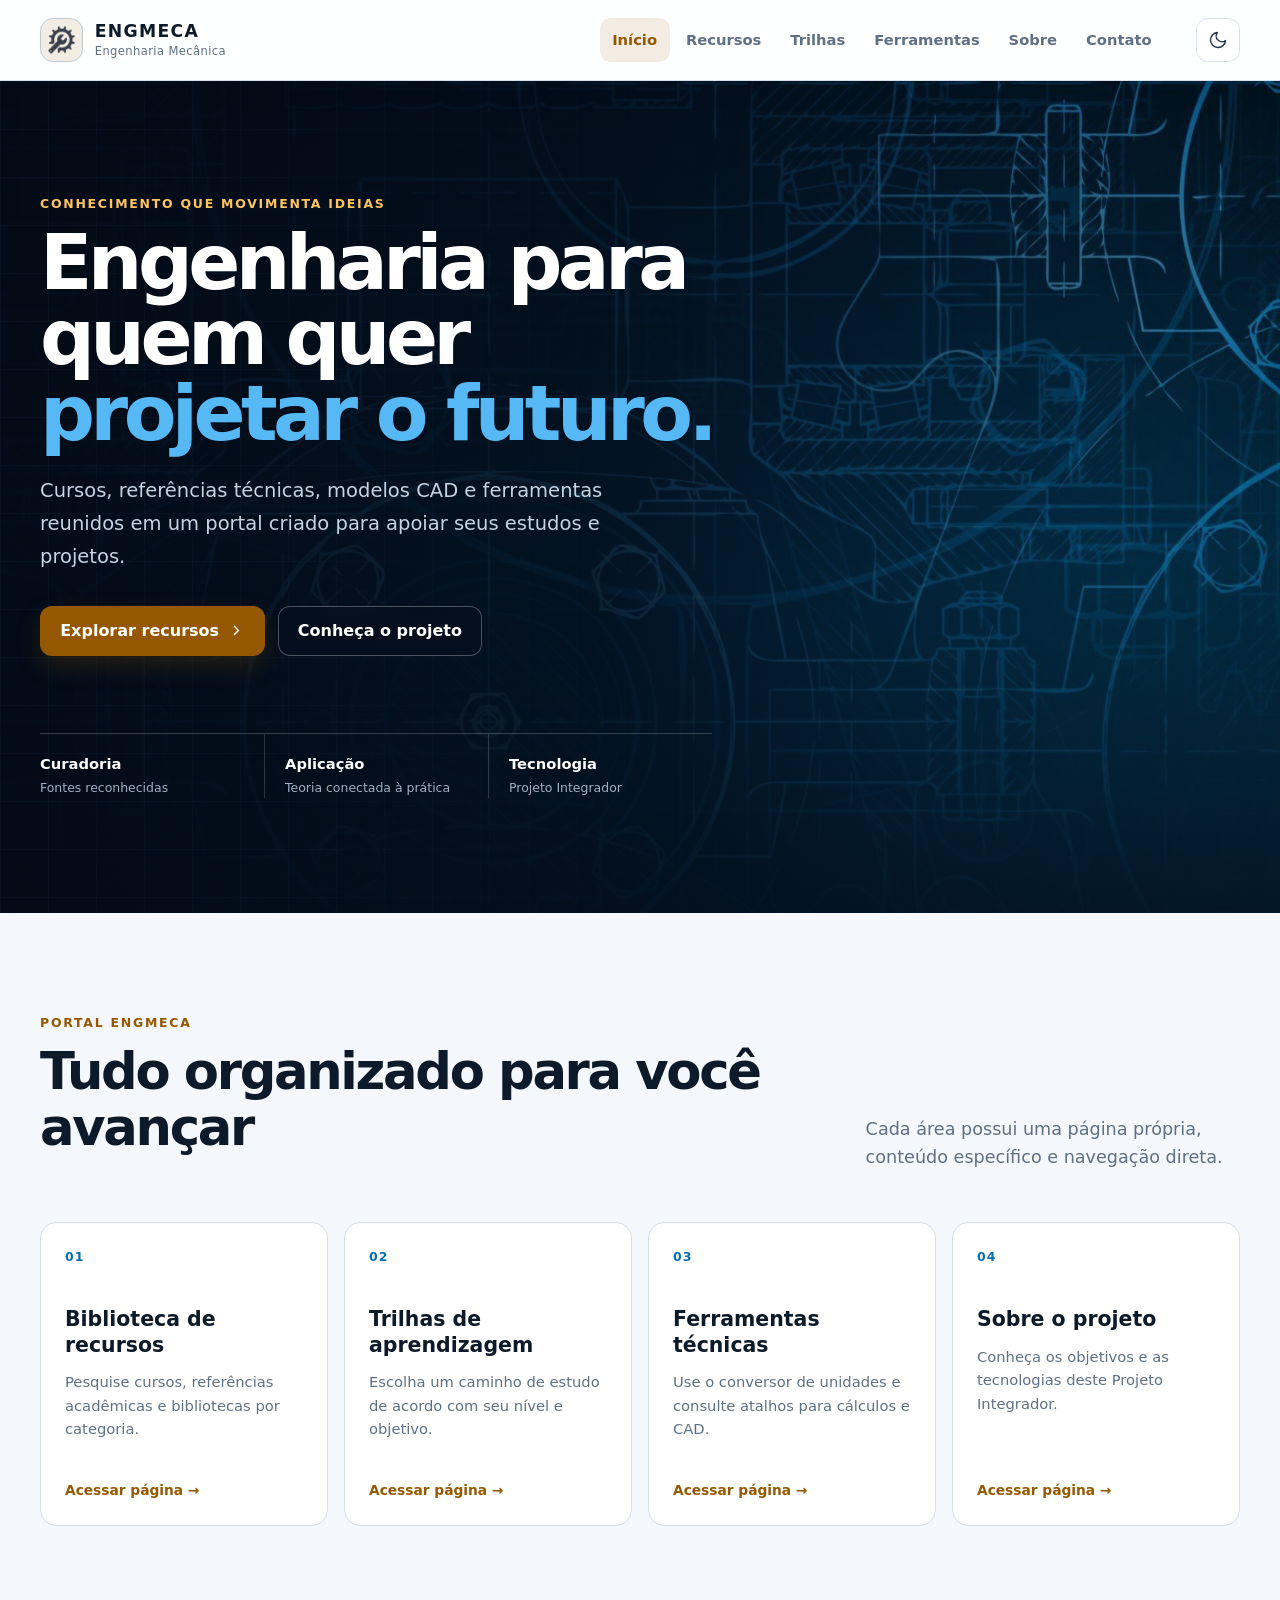
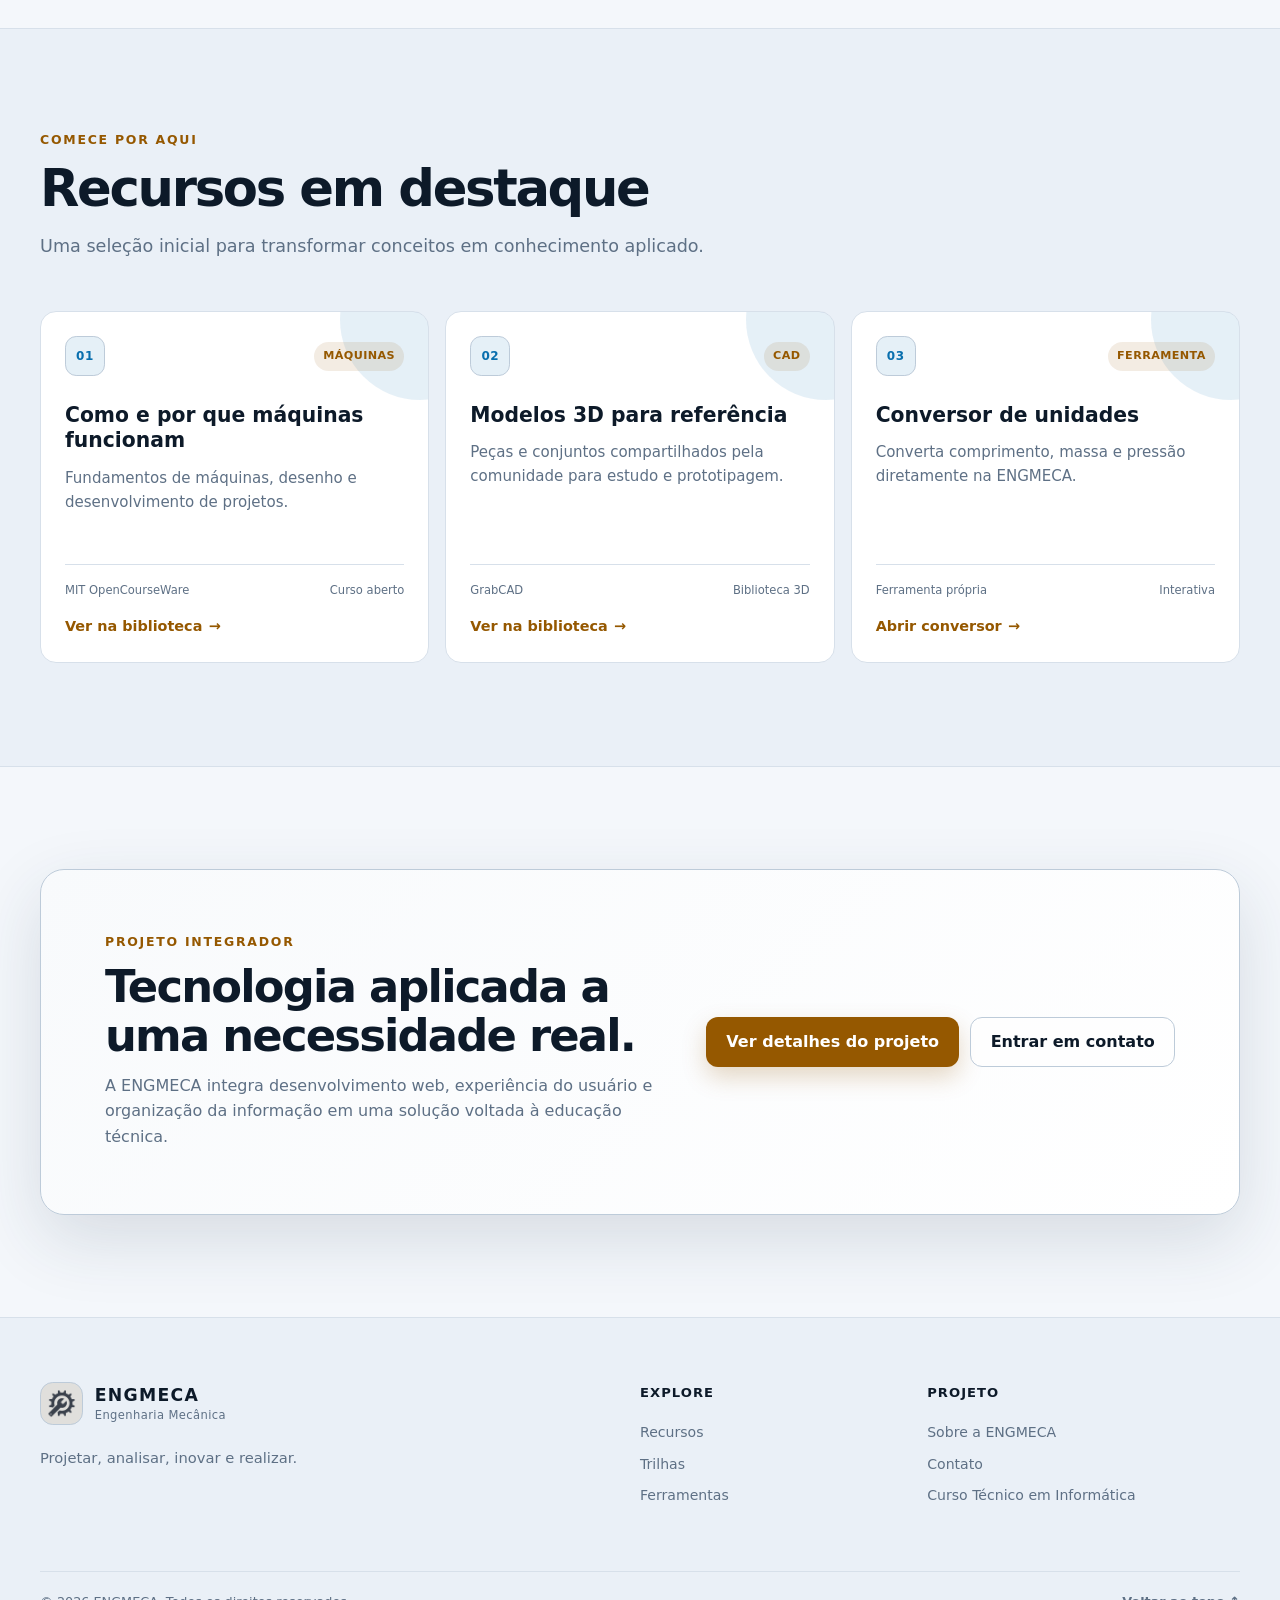
<file: engmeca/index.html>
<!doctype html>
<html lang="pt-BR">
  <head>
    <meta name="google-site-verification" content="IDCcF96X32nTs16sjH8LuD_msCmnN0q7W9oQnfVY2gg" />
    <meta charset="UTF-8" />
    <meta name="viewport" content="width=device-width, initial-scale=1.0" />
    <meta
      name="description"
      content="ENGMECA: recursos, trilhas e ferramentas para estudantes e profissionais de Engenharia Mecânica."
    />
    <meta name="theme-color" content="#08111f" id="theme-color" />
    <meta property="og:title" content="ENGMECA | Engenharia Mecânica" />
    <meta
      property="og:description"
      content="Conhecimento técnico para projetar, analisar e transformar ideias em soluções."
    />
    <meta property="og:type" content="website" />
    <meta property="og:locale" content="pt_BR" />
    <title>ENGMECA | Engenharia Mecânica</title>
    <link rel="icon" href="image/Engrenagem.png" type="image/png" />
    <link rel="preload" href="image/possivel-logo2.jpg" as="image" />
    <script src="js/theme-init.js"></script>
    <link rel="stylesheet" href="css/style.css" />
    <script src="js/include.js" defer></script>
    <script src="js/script.js" defer></script>
  </head>

  <body data-page="home">
    <a class="skip-link" href="#conteudo">Pular para o conteúdo</a>

    <div data-include="partials/header.html"></div>

    <main id="conteudo">
      <section class="hero" aria-labelledby="hero-title">
        <div class="container hero-inner">
          <div class="hero-content">
            <p class="eyebrow">Conhecimento que movimenta ideias</p>
            <h1 id="hero-title">
              Engenharia para quem quer
              <span>projetar o futuro.</span>
            </h1>
            <p class="hero-description">
              Cursos, referências técnicas, modelos CAD e ferramentas reunidos em um portal
              criado para apoiar seus estudos e projetos.
            </p>
            <div class="hero-actions">
              <a class="button button-primary" href="recursos.html">
                Explorar recursos
                <svg viewBox="0 0 24 24" aria-hidden="true">
                  <path d="m9 18 6-6-6-6"></path>
                </svg>
              </a>
              <a class="button button-secondary" href="sobre.html">Conheça o projeto</a>
            </div>
            <ul class="hero-highlights" aria-label="Destaques da plataforma">
              <li><strong>Curadoria</strong><span>Fontes reconhecidas</span></li>
              <li><strong>Aplicação</strong><span>Teoria conectada à prática</span></li>
              <li><strong>Tecnologia</strong><span>Projeto Integrador</span></li>
            </ul>
          </div>
        </div>
      </section>

      <section class="section" aria-labelledby="areas-title">
        <div class="container">
          <div class="section-heading section-heading-row">
            <div>
              <p class="eyebrow">Portal ENGMECA</p>
              <h2 id="areas-title">Tudo organizado para você avançar</h2>
            </div>
            <p>Cada área possui uma página própria, conteúdo específico e navegação direta.</p>
          </div>

          <div class="portal-grid">
            <a class="portal-card" href="recursos.html">
              <span class="portal-number">01</span>
              <h3>Biblioteca de recursos</h3>
              <p>Pesquise cursos, referências acadêmicas e bibliotecas por categoria.</p>
              <span class="portal-link">Acessar página →</span>
            </a>
            <a class="portal-card" href="cursos.html">
              <span class="portal-number">02</span>
              <h3>Trilhas de aprendizagem</h3>
              <p>Escolha um caminho de estudo de acordo com seu nível e objetivo.</p>
              <span class="portal-link">Acessar página →</span>
            </a>
            <a class="portal-card" href="ferramentas.html">
              <span class="portal-number">03</span>
              <h3>Ferramentas técnicas</h3>
              <p>Use o conversor de unidades e consulte atalhos para cálculos e CAD.</p>
              <span class="portal-link">Acessar página →</span>
            </a>
            <a class="portal-card" href="sobre.html">
              <span class="portal-number">04</span>
              <h3>Sobre o projeto</h3>
              <p>Conheça os objetivos e as tecnologias deste Projeto Integrador.</p>
              <span class="portal-link">Acessar página →</span>
            </a>
          </div>
        </div>
      </section>

      <section class="section section-muted" aria-labelledby="featured-title">
        <div class="container">
          <div class="section-heading">
            <p class="eyebrow">Comece por aqui</p>
            <h2 id="featured-title">Recursos em destaque</h2>
            <p>Uma seleção inicial para transformar conceitos em conhecimento aplicado.</p>
          </div>

          <div class="resource-grid">
            <article class="resource-card">
              <div class="resource-topline">
                <span class="resource-icon" aria-hidden="true">01</span>
                <span class="tag">Máquinas</span>
              </div>
              <h3>Como e por que máquinas funcionam</h3>
              <p>Fundamentos de máquinas, desenho e desenvolvimento de projetos.</p>
              <div class="resource-meta"><span>MIT OpenCourseWare</span><span>Curso aberto</span></div>
              <a class="card-link" href="recursos.html">
                Ver na biblioteca <span aria-hidden="true">→</span>
              </a>
            </article>

            <article class="resource-card">
              <div class="resource-topline">
                <span class="resource-icon" aria-hidden="true">02</span>
                <span class="tag">CAD</span>
              </div>
              <h3>Modelos 3D para referência</h3>
              <p>Peças e conjuntos compartilhados pela comunidade para estudo e prototipagem.</p>
              <div class="resource-meta"><span>GrabCAD</span><span>Biblioteca 3D</span></div>
              <a class="card-link" href="recursos.html">
                Ver na biblioteca <span aria-hidden="true">→</span>
              </a>
            </article>

            <article class="resource-card">
              <div class="resource-topline">
                <span class="resource-icon" aria-hidden="true">03</span>
                <span class="tag">Ferramenta</span>
              </div>
              <h3>Conversor de unidades</h3>
              <p>Converta comprimento, massa e pressão diretamente na ENGMECA.</p>
              <div class="resource-meta"><span>Ferramenta própria</span><span>Interativa</span></div>
              <a class="card-link" href="ferramentas.html">
                Abrir conversor <span aria-hidden="true">→</span>
              </a>
            </article>
          </div>
        </div>
      </section>

      <section class="section home-project-section" aria-labelledby="project-title">
        <div class="container home-project-card">
          <div>
            <p class="eyebrow">Projeto Integrador</p>
            <h2 id="project-title">Tecnologia aplicada a uma necessidade real.</h2>
            <p>
              A ENGMECA integra desenvolvimento web, experiência do usuário e organização da
              informação em uma solução voltada à educação técnica.
            </p>
          </div>
          <div class="home-project-actions">
            <a class="button button-primary" href="sobre.html">Ver detalhes do projeto</a>
            <a class="button button-secondary" href="contato.html">Entrar em contato</a>
          </div>
        </div>
      </section>
    </main>

    <div data-include="partials/footer.html"></div>
  </body>
</html>
</file>
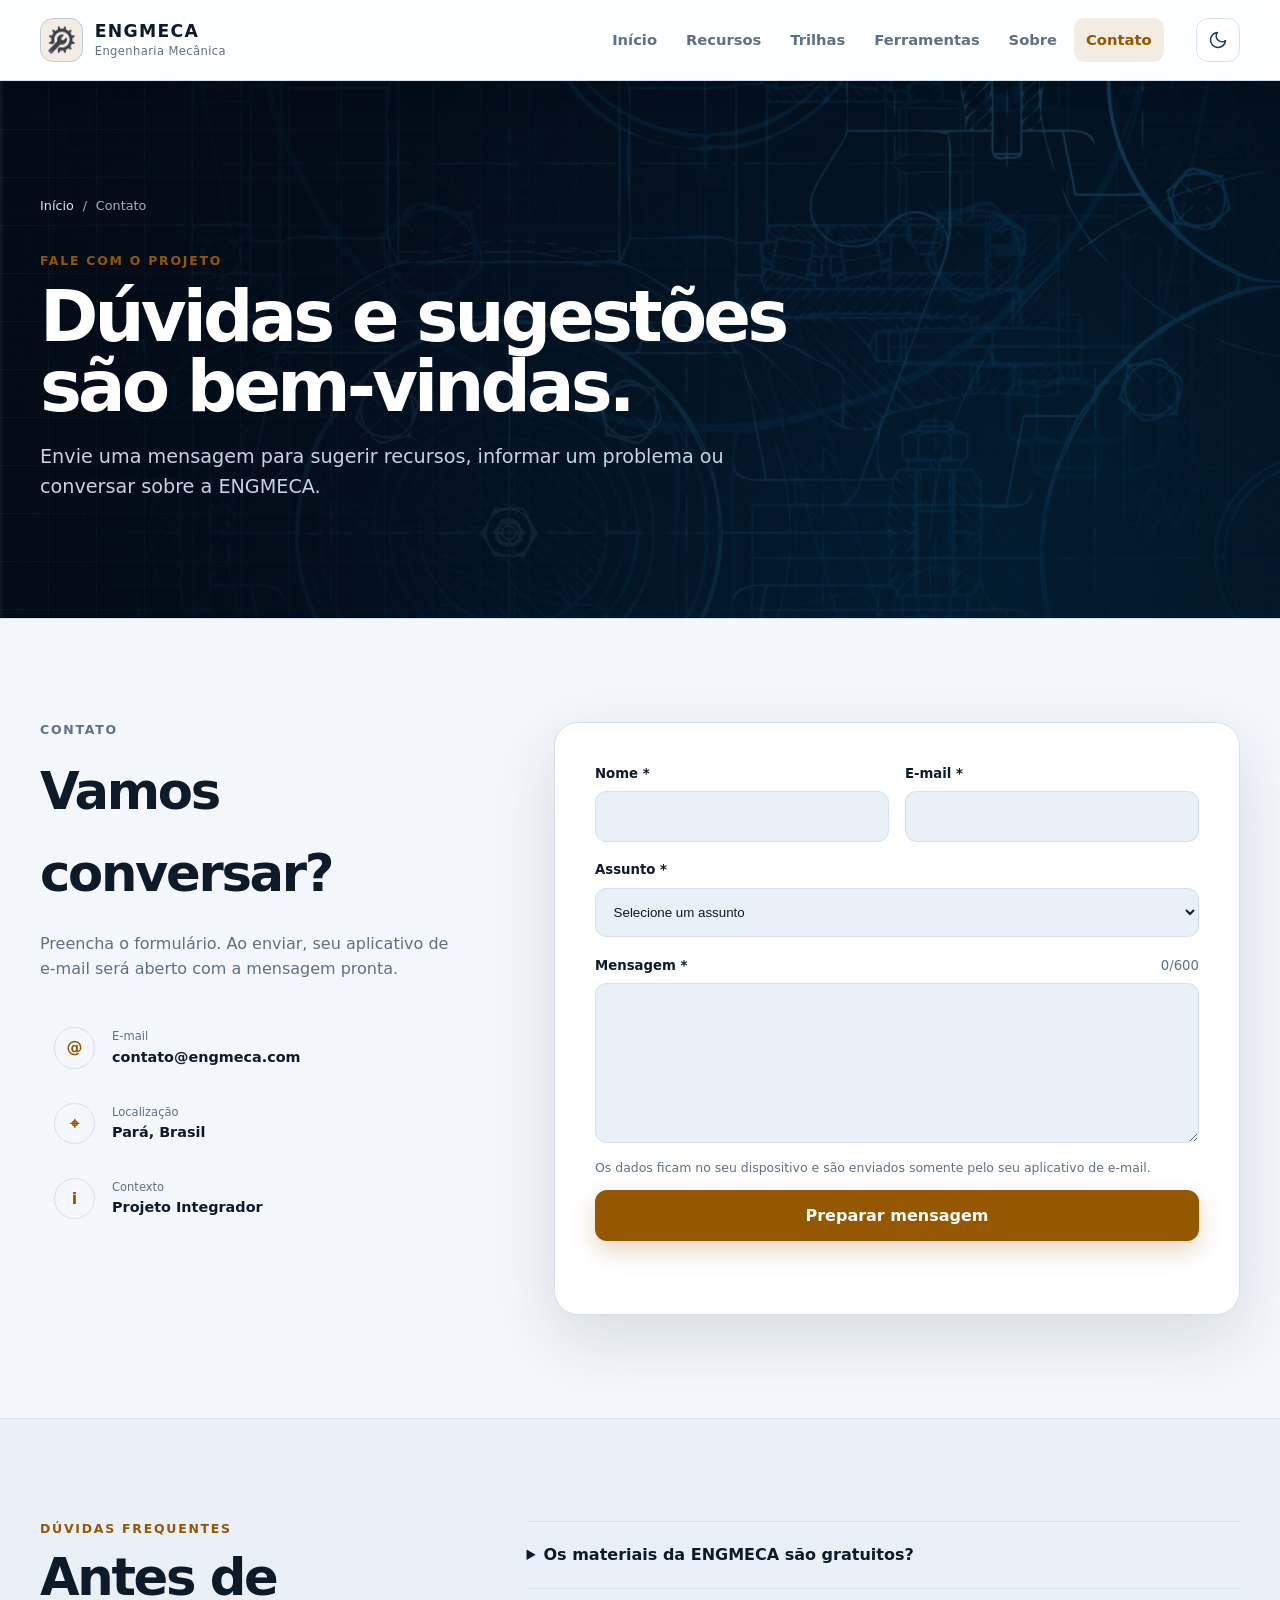
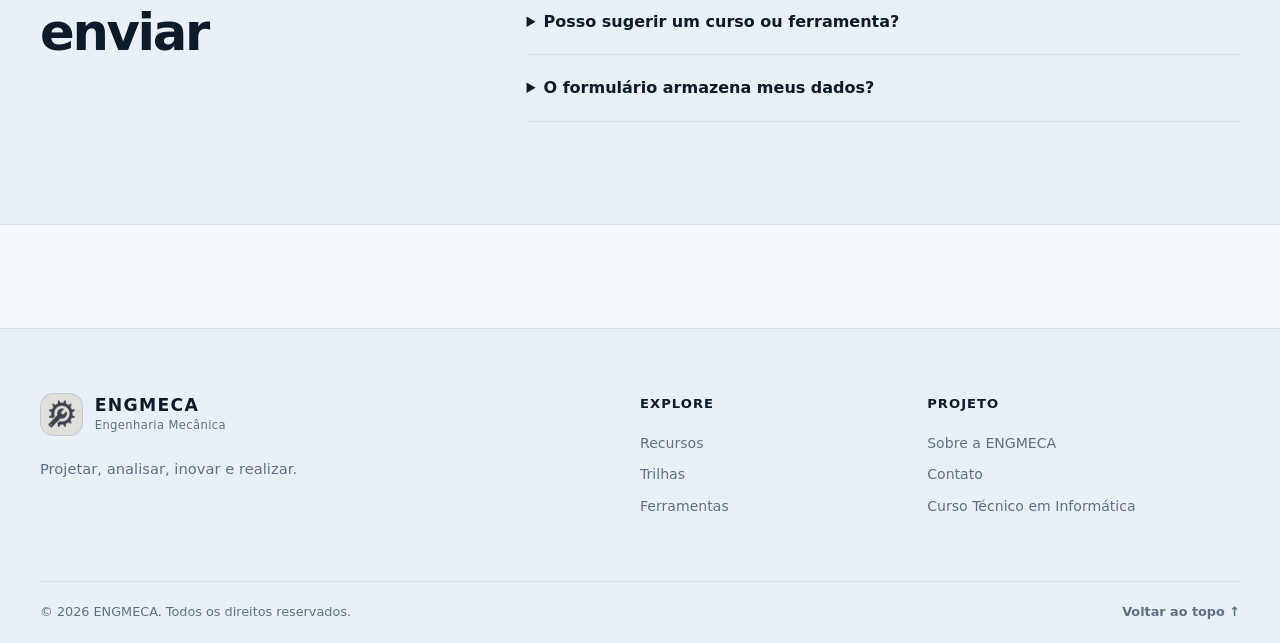
<file: engmeca/contato.html>
<!doctype html>
<html lang="pt-BR">
  <head>
    <meta charset="UTF-8" />
    <meta name="viewport" content="width=device-width, initial-scale=1.0" />
    <meta name="description" content="Entre em contato com o projeto ENGMECA e envie dúvidas, sugestões ou novos recursos." />
    <meta name="theme-color" content="#08111f" id="theme-color" />
    <title>Contato | ENGMECA</title>
    <link rel="icon" href="image/Engrenagem.png" type="image/png" />
    <script src="js/theme-init.js"></script>
    <link rel="stylesheet" href="css/style.css" />
    <script src="js/include.js" defer></script>
    <script src="js/script.js" defer></script>
    <script src="js/contact.js" defer></script>
  </head>

  <body data-page="contact">
    <a class="skip-link" href="#conteudo">Pular para o conteúdo</a>
    <div data-include="partials/header.html"></div>

    <main id="conteudo">
      <header class="page-hero page-hero-contact">
        <div class="container page-hero-content">
          <nav class="breadcrumb" aria-label="Navegação estrutural"><a href="index.html">Início</a><span aria-hidden="true">/</span><span>Contato</span></nav>
          <p class="eyebrow">Fale com o projeto</p>
          <h1>Dúvidas e sugestões são bem-vindas.</h1>
          <p>Envie uma mensagem para sugerir recursos, informar um problema ou conversar sobre a ENGMECA.</p>
        </div>
      </header>

      <section class="section" aria-labelledby="contact-title">
        <div class="container contact-layout">
          <div class="contact-copy">
            <p class="eyebrow">Contato</p>
            <h2 id="contact-title">Vamos conversar?</h2>
            <p>Preencha o formulário. Ao enviar, seu aplicativo de e-mail será aberto com a mensagem pronta.</p>
            <div class="contact-details">
              <a href="mailto:contato@engmeca.com"><span aria-hidden="true">@</span><div><small>E-mail</small><strong>contato@engmeca.com</strong></div></a>
              <div><span aria-hidden="true">⌖</span><div><small>Localização</small><strong>Pará, Brasil</strong></div></div>
              <div><span aria-hidden="true">i</span><div><small>Contexto</small><strong>Projeto Integrador</strong></div></div>
            </div>
          </div>

          <form class="contact-form" id="contact-form" novalidate>
            <div class="form-grid">
              <div class="form-field"><label for="name">Nome <span aria-hidden="true">*</span></label><input id="name" name="name" type="text" autocomplete="name" minlength="2" required /></div>
              <div class="form-field"><label for="email">E-mail <span aria-hidden="true">*</span></label><input id="email" name="email" type="email" autocomplete="email" required /></div>
            </div>
            <div class="form-field"><label for="subject">Assunto <span aria-hidden="true">*</span></label><select id="subject" name="subject" required><option value="">Selecione um assunto</option><option value="Sugestão de recurso">Sugestão de recurso</option><option value="Problema no site">Problema no site</option><option value="Dúvida sobre o projeto">Dúvida sobre o projeto</option><option value="Outro assunto">Outro assunto</option></select></div>
            <div class="form-field"><div class="label-row"><label for="message">Mensagem <span aria-hidden="true">*</span></label><span id="character-count">0/600</span></div><textarea id="message" name="message" rows="7" minlength="10" maxlength="600" required></textarea></div>
            <p class="form-note">Os dados ficam no seu dispositivo e são enviados somente pelo seu aplicativo de e-mail.</p>
            <button class="button button-primary contact-submit" type="submit">Preparar mensagem</button>
            <p class="form-status" id="form-status" aria-live="polite"></p>
          </form>
        </div>
      </section>

      <section class="section section-muted" aria-labelledby="faq-title">
        <div class="container faq-layout">
          <div class="section-heading"><p class="eyebrow">Dúvidas frequentes</p><h2 id="faq-title">Antes de enviar</h2></div>
          <div class="faq-list">
            <details><summary>Os materiais da ENGMECA são gratuitos?</summary><p>A ENGMECA prioriza materiais abertos. Cada plataforma externa pode possuir seus próprios termos e formas de acesso.</p></details>
            <details><summary>Posso sugerir um curso ou ferramenta?</summary><p>Sim. Selecione “Sugestão de recurso” no formulário e inclua o nome e o endereço da página.</p></details>
            <details><summary>O formulário armazena meus dados?</summary><p>Não. A mensagem é preparada localmente e aberta no aplicativo de e-mail configurado no seu dispositivo.</p></details>
          </div>
        </div>
      </section>
    </main>

    <div data-include="partials/footer.html"></div>
  </body>
</html>
</file>
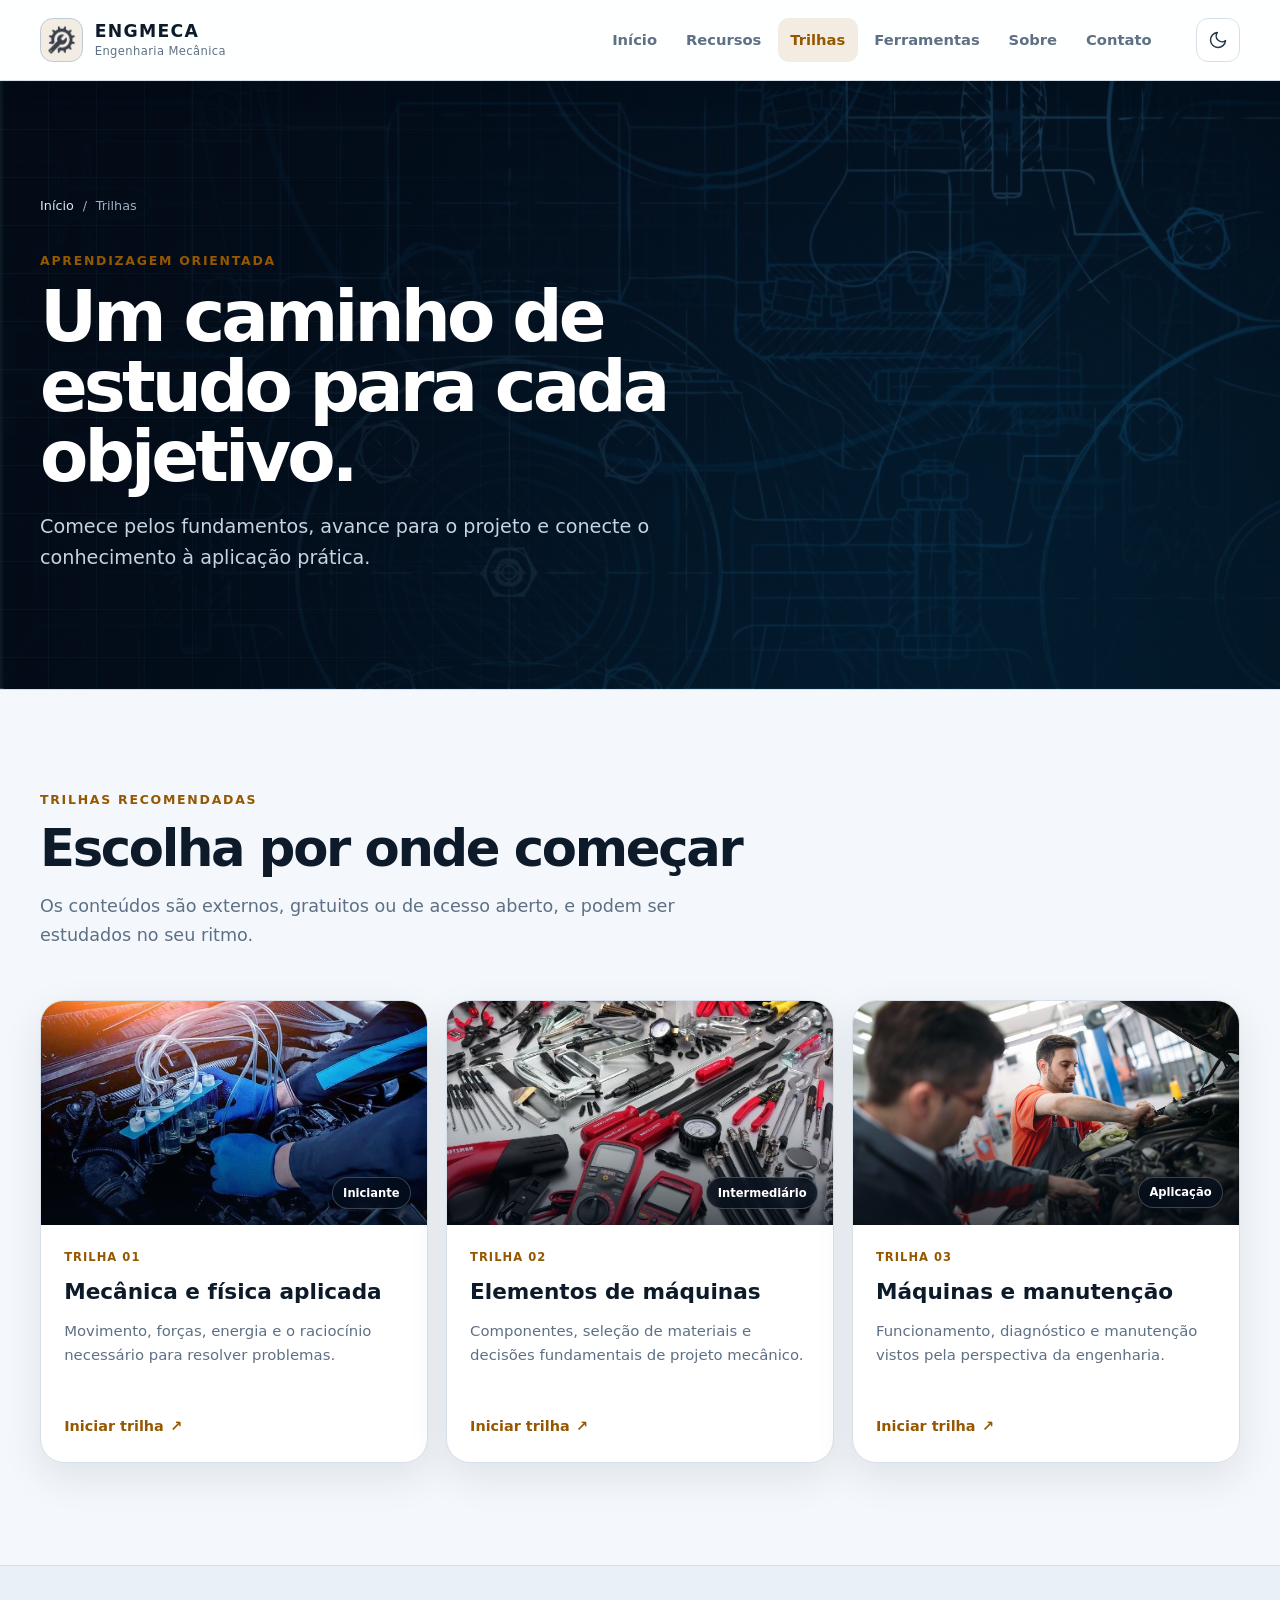
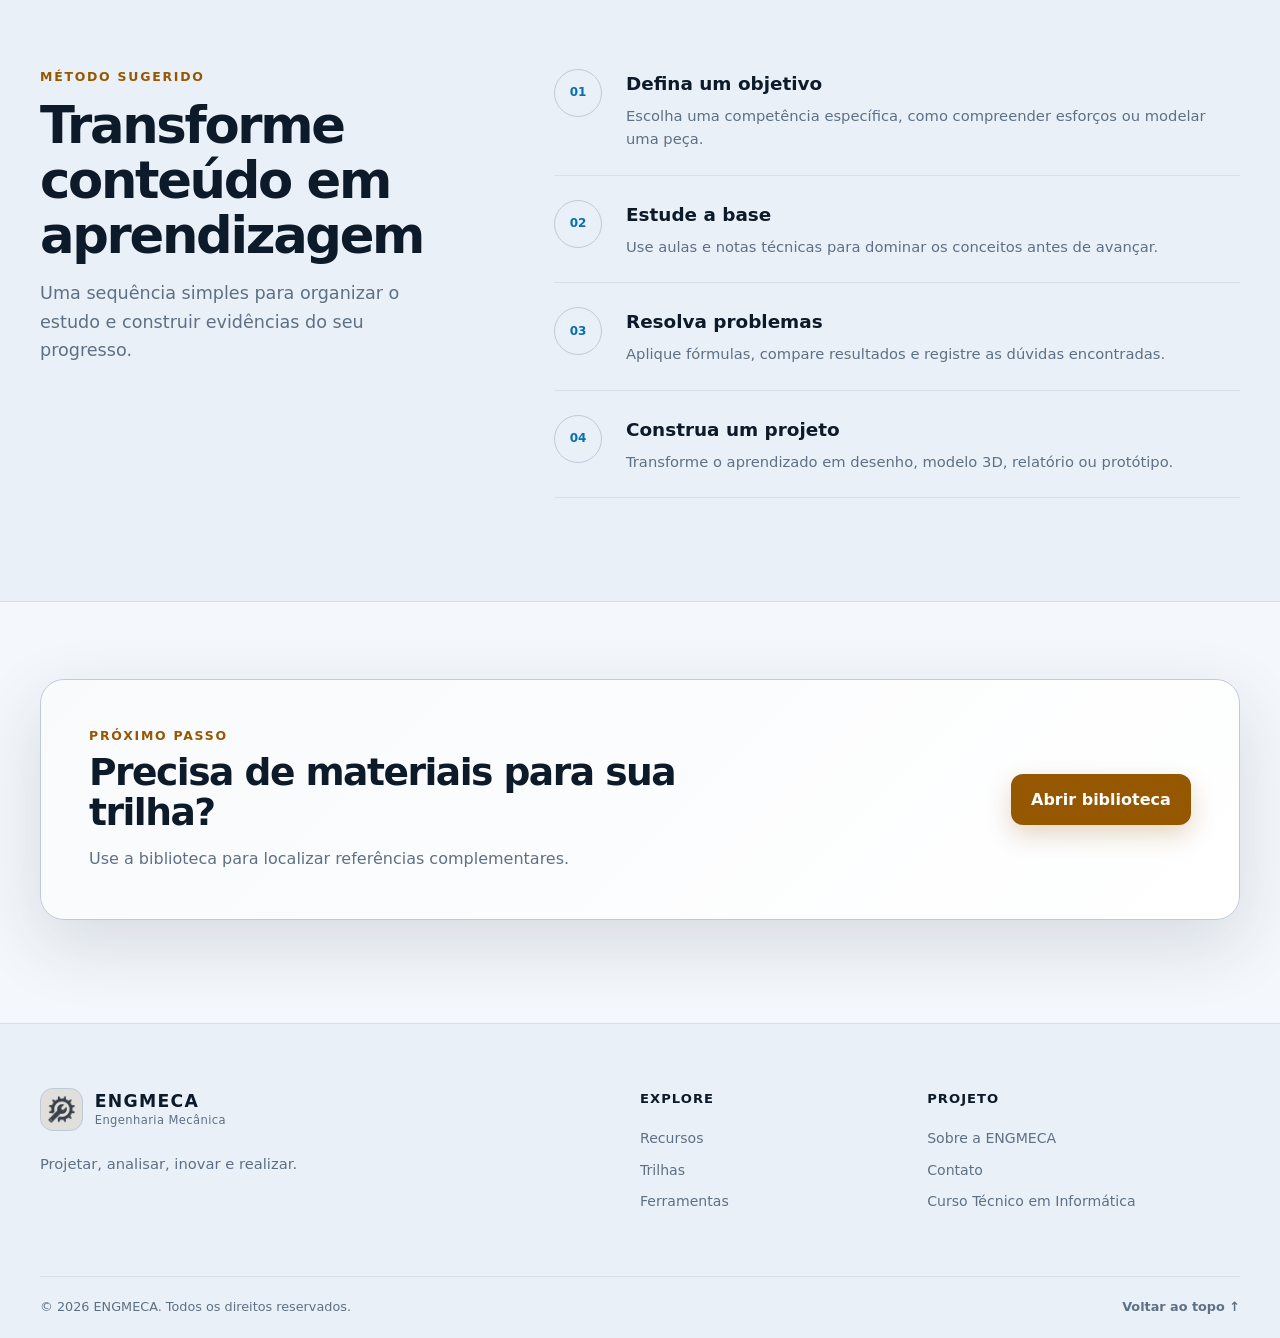
<file: engmeca/cursos.html>
<!doctype html>
<html lang="pt-BR">
  <head>
    <meta charset="UTF-8" />
    <meta name="viewport" content="width=device-width, initial-scale=1.0" />
    <meta name="description" content="Trilhas de aprendizagem da ENGMECA para estudar física, projeto mecânico, máquinas e manutenção." />
    <meta name="theme-color" content="#08111f" id="theme-color" />
    <title>Trilhas de aprendizagem | ENGMECA</title>
    <link rel="icon" href="image/Engrenagem.png" type="image/png" />
    <script src="js/theme-init.js"></script>
    <link rel="stylesheet" href="css/style.css" />
    <script src="js/include.js" defer></script>
    <script src="js/script.js" defer></script>
  </head>

  <body data-page="courses">
    <a class="skip-link" href="#conteudo">Pular para o conteúdo</a>
    <div data-include="partials/header.html"></div>

    <main id="conteudo">
      <header class="page-hero page-hero-courses">
        <div class="container page-hero-content">
          <nav class="breadcrumb" aria-label="Navegação estrutural"><a href="index.html">Início</a><span aria-hidden="true">/</span><span>Trilhas</span></nav>
          <p class="eyebrow">Aprendizagem orientada</p>
          <h1>Um caminho de estudo para cada objetivo.</h1>
          <p>Comece pelos fundamentos, avance para o projeto e conecte o conhecimento à aplicação prática.</p>
        </div>
      </header>

      <section class="section" aria-labelledby="paths-title">
        <div class="container">
          <div class="section-heading"><p class="eyebrow">Trilhas recomendadas</p><h2 id="paths-title">Escolha por onde começar</h2><p>Os conteúdos são externos, gratuitos ou de acesso aberto, e podem ser estudados no seu ritmo.</p></div>
          <div class="course-grid">
            <article class="course-card">
              <div class="course-image"><img src="image/servicio-de-mecanica-basica-1.jpg" alt="Técnico realizando diagnóstico em um sistema mecânico" width="660" height="400" loading="lazy" decoding="async" /><span>Iniciante</span></div>
              <div class="course-body"><p class="course-number">Trilha 01</p><h3>Mecânica e física aplicada</h3><p>Movimento, forças, energia e o raciocínio necessário para resolver problemas.</p><a href="https://www.khanacademy.org/science/physics" target="_blank" rel="noopener noreferrer">Iniciar trilha <span aria-hidden="true">↗</span><span class="sr-only">(abre em nova aba)</span></a></div>
            </article>
            <article class="course-card">
              <div class="course-image"><img src="image/ferramentas-para-mecanicos.jpg" alt="Conjunto de instrumentos e ferramentas de medição" width="640" height="266" loading="lazy" decoding="async" /><span>Intermediário</span></div>
              <div class="course-body"><p class="course-number">Trilha 02</p><h3>Elementos de máquinas</h3><p>Componentes, seleção de materiais e decisões fundamentais de projeto mecânico.</p><a href="https://ocw.mit.edu/courses/2-72-elements-of-mechanical-design-spring-2009/" target="_blank" rel="noopener noreferrer">Iniciar trilha <span aria-hidden="true">↗</span><span class="sr-only">(abre em nova aba)</span></a></div>
            </article>
            <article class="course-card">
              <div class="course-image"><img src="image/como-fazer-manutencao-mecanica-1536x1024.jpg" alt="Profissionais analisando um equipamento mecânico" width="1536" height="1024" loading="lazy" decoding="async" /><span>Aplicação</span></div>
              <div class="course-body"><p class="course-number">Trilha 03</p><h3>Máquinas e manutenção</h3><p>Funcionamento, diagnóstico e manutenção vistos pela perspectiva da engenharia.</p><a href="https://ocw.mit.edu/courses/2-000-how-and-why-machines-work-spring-2002/" target="_blank" rel="noopener noreferrer">Iniciar trilha <span aria-hidden="true">↗</span><span class="sr-only">(abre em nova aba)</span></a></div>
            </article>
          </div>
        </div>
      </section>

      <section class="section section-muted" aria-labelledby="method-title">
        <div class="container learning-layout">
          <div class="section-heading"><p class="eyebrow">Método sugerido</p><h2 id="method-title">Transforme conteúdo em aprendizagem</h2><p>Uma sequência simples para organizar o estudo e construir evidências do seu progresso.</p></div>
          <ol class="learning-steps">
            <li><span>01</span><div><h3>Defina um objetivo</h3><p>Escolha uma competência específica, como compreender esforços ou modelar uma peça.</p></div></li>
            <li><span>02</span><div><h3>Estude a base</h3><p>Use aulas e notas técnicas para dominar os conceitos antes de avançar.</p></div></li>
            <li><span>03</span><div><h3>Resolva problemas</h3><p>Aplique fórmulas, compare resultados e registre as dúvidas encontradas.</p></div></li>
            <li><span>04</span><div><h3>Construa um projeto</h3><p>Transforme o aprendizado em desenho, modelo 3D, relatório ou protótipo.</p></div></li>
          </ol>
        </div>
      </section>

      <section class="section compact-cta-section">
        <div class="container compact-cta"><div><p class="eyebrow">Próximo passo</p><h2>Precisa de materiais para sua trilha?</h2><p>Use a biblioteca para localizar referências complementares.</p></div><a class="button button-primary" href="recursos.html">Abrir biblioteca</a></div>
      </section>
    </main>

    <div data-include="partials/footer.html"></div>
  </body>
</html>
</file>
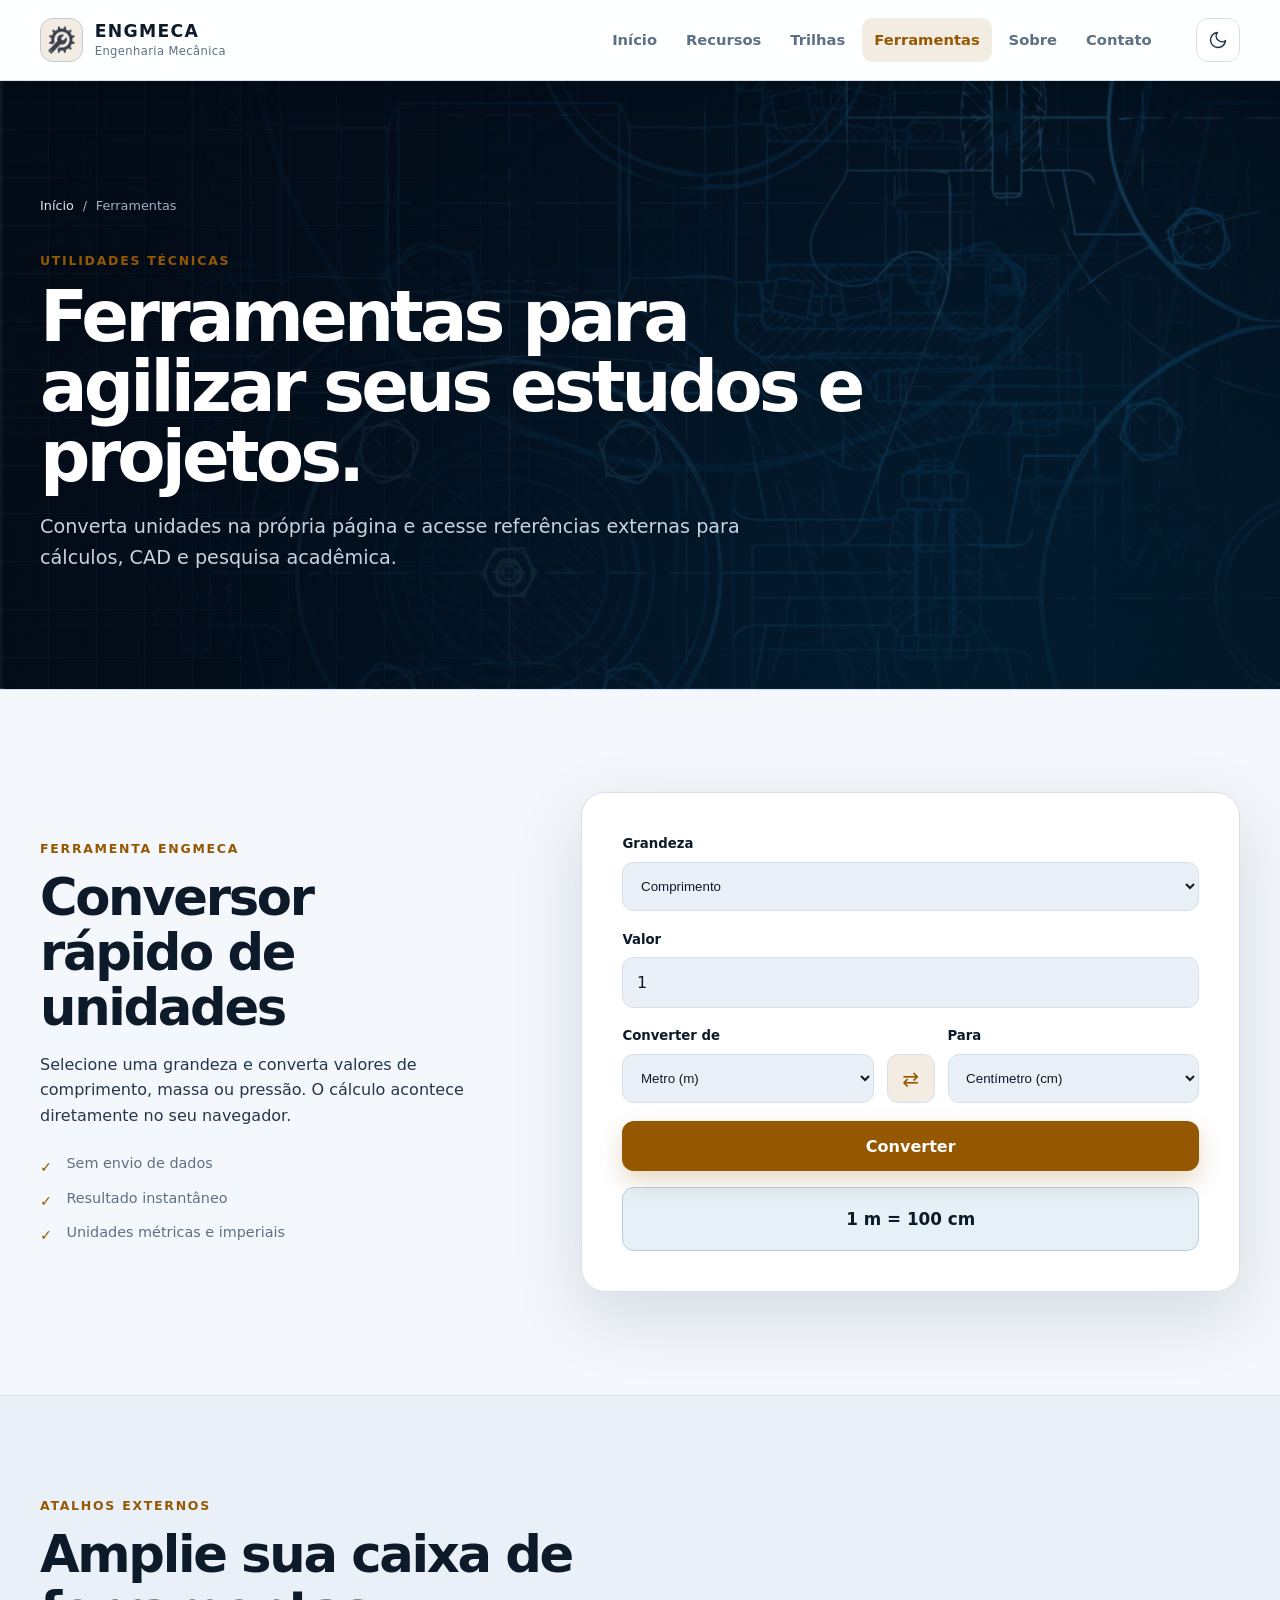
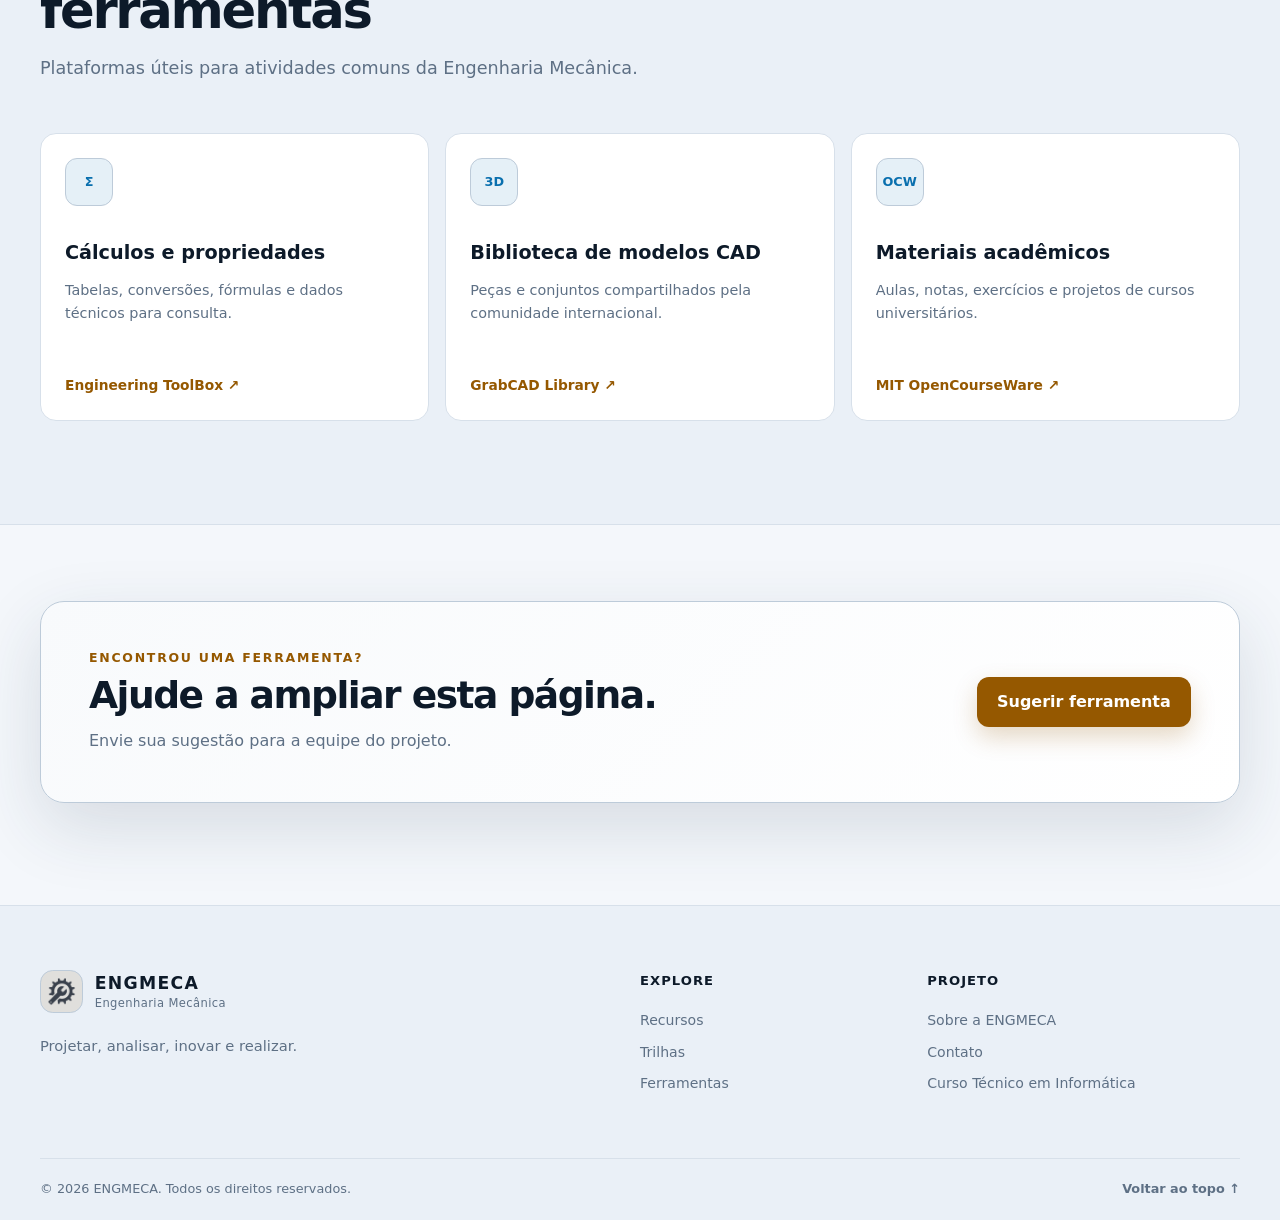
<file: engmeca/ferramentas.html>
<!doctype html>
<html lang="pt-BR">
  <head>
    <meta charset="UTF-8" />
    <meta name="viewport" content="width=device-width, initial-scale=1.0" />
    <meta name="description" content="Ferramentas da ENGMECA: conversor de unidades, referências para cálculos e bibliotecas CAD." />
    <meta name="theme-color" content="#08111f" id="theme-color" />
    <title>Ferramentas | ENGMECA</title>
    <link rel="icon" href="image/Engrenagem.png" type="image/png" />
    <script src="js/theme-init.js"></script>
    <link rel="stylesheet" href="css/style.css" />
    <script src="js/include.js" defer></script>
    <script src="js/script.js" defer></script>
    <script src="js/converter.js" defer></script>
  </head>

  <body data-page="tools">
    <a class="skip-link" href="#conteudo">Pular para o conteúdo</a>
    <div data-include="partials/header.html"></div>

    <main id="conteudo">
      <header class="page-hero page-hero-tools">
        <div class="container page-hero-content">
          <nav class="breadcrumb" aria-label="Navegação estrutural"><a href="index.html">Início</a><span aria-hidden="true">/</span><span>Ferramentas</span></nav>
          <p class="eyebrow">Utilidades técnicas</p>
          <h1>Ferramentas para agilizar seus estudos e projetos.</h1>
          <p>Converta unidades na própria página e acesse referências externas para cálculos, CAD e pesquisa acadêmica.</p>
        </div>
      </header>

      <section class="section" aria-labelledby="converter-title">
        <div class="container converter-layout">
          <div class="section-heading converter-copy"><p class="eyebrow">Ferramenta ENGMECA</p><h2 id="converter-title">Conversor rápido de unidades</h2><p>Selecione uma grandeza e converta valores de comprimento, massa ou pressão. O cálculo acontece diretamente no seu navegador.</p><ul class="feature-list"><li>Sem envio de dados</li><li>Resultado instantâneo</li><li>Unidades métricas e imperiais</li></ul></div>

          <form class="converter-card" id="converter-form">
            <div class="form-field">
              <label for="conversion-type">Grandeza</label>
              <select id="conversion-type" name="conversion-type"><option value="length">Comprimento</option><option value="mass">Massa</option><option value="pressure">Pressão</option></select>
            </div>
            <div class="form-field">
              <label for="source-value">Valor</label>
              <input id="source-value" name="source-value" type="number" value="1" step="any" required inputmode="decimal" />
            </div>
            <div class="unit-row">
              <div class="form-field"><label for="source-unit">Converter de</label><select id="source-unit" name="source-unit"></select></div>
              <button class="swap-button" id="swap-units" type="button" aria-label="Inverter unidades" title="Inverter unidades">⇄</button>
              <div class="form-field"><label for="target-unit">Para</label><select id="target-unit" name="target-unit"></select></div>
            </div>
            <button class="button button-primary converter-submit" type="submit">Converter</button>
            <output class="conversion-output" id="conversion-result" for="source-value source-unit target-unit" aria-live="polite">1 m = 100 cm</output>
          </form>
        </div>
      </section>

      <section class="section section-muted" aria-labelledby="external-tools-title">
        <div class="container">
          <div class="section-heading"><p class="eyebrow">Atalhos externos</p><h2 id="external-tools-title">Amplie sua caixa de ferramentas</h2><p>Plataformas úteis para atividades comuns da Engenharia Mecânica.</p></div>
          <div class="utility-grid">
            <a class="utility-card" href="https://www.engineeringtoolbox.com/" target="_blank" rel="noopener noreferrer"><span class="utility-icon">Σ</span><h3>Cálculos e propriedades</h3><p>Tabelas, conversões, fórmulas e dados técnicos para consulta.</p><span class="portal-link">Engineering ToolBox ↗</span></a>
            <a class="utility-card" href="https://grabcad.com/library" target="_blank" rel="noopener noreferrer"><span class="utility-icon">3D</span><h3>Biblioteca de modelos CAD</h3><p>Peças e conjuntos compartilhados pela comunidade internacional.</p><span class="portal-link">GrabCAD Library ↗</span></a>
            <a class="utility-card" href="https://ocw.mit.edu/" target="_blank" rel="noopener noreferrer"><span class="utility-icon">OCW</span><h3>Materiais acadêmicos</h3><p>Aulas, notas, exercícios e projetos de cursos universitários.</p><span class="portal-link">MIT OpenCourseWare ↗</span></a>
          </div>
        </div>
      </section>

      <section class="section compact-cta-section"><div class="container compact-cta"><div><p class="eyebrow">Encontrou uma ferramenta?</p><h2>Ajude a ampliar esta página.</h2><p>Envie sua sugestão para a equipe do projeto.</p></div><a class="button button-primary" href="contato.html">Sugerir ferramenta</a></div></section>
    </main>

    <div data-include="partials/footer.html"></div>
  </body>
</html>
</file>
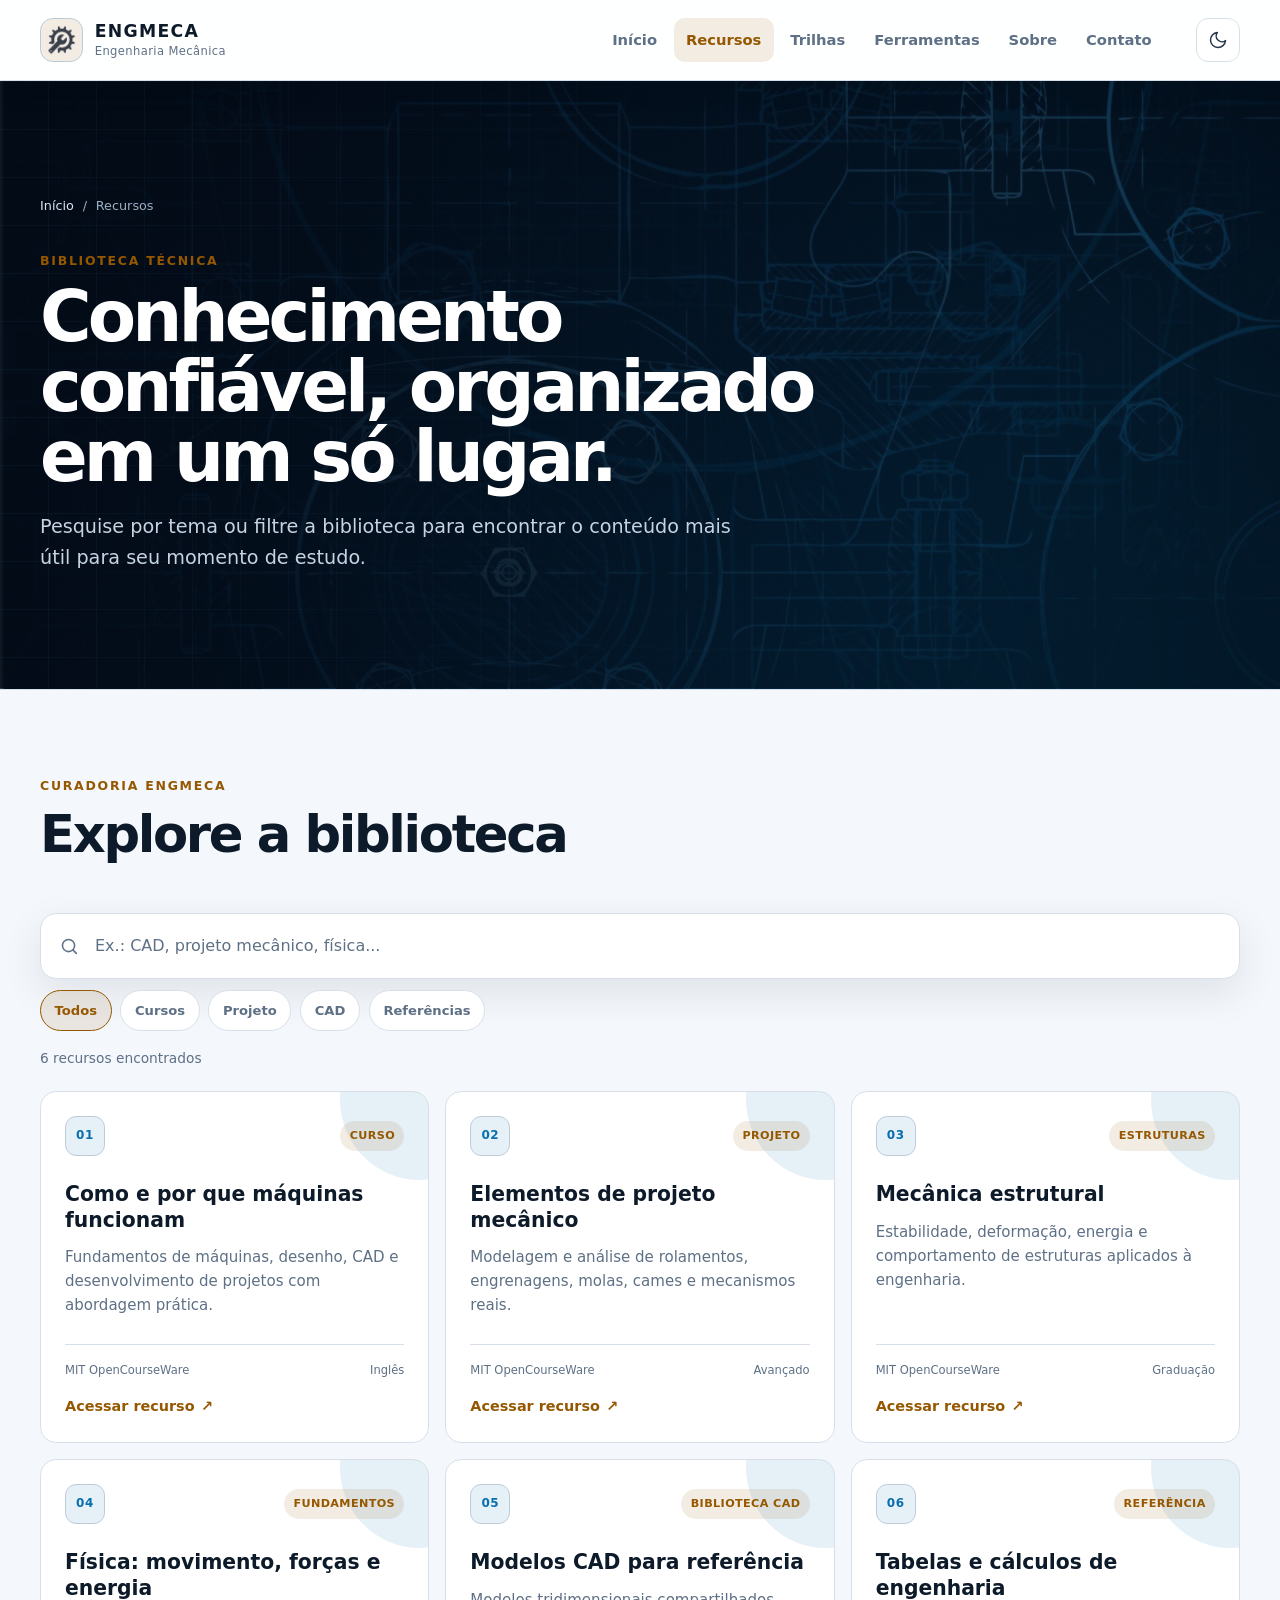
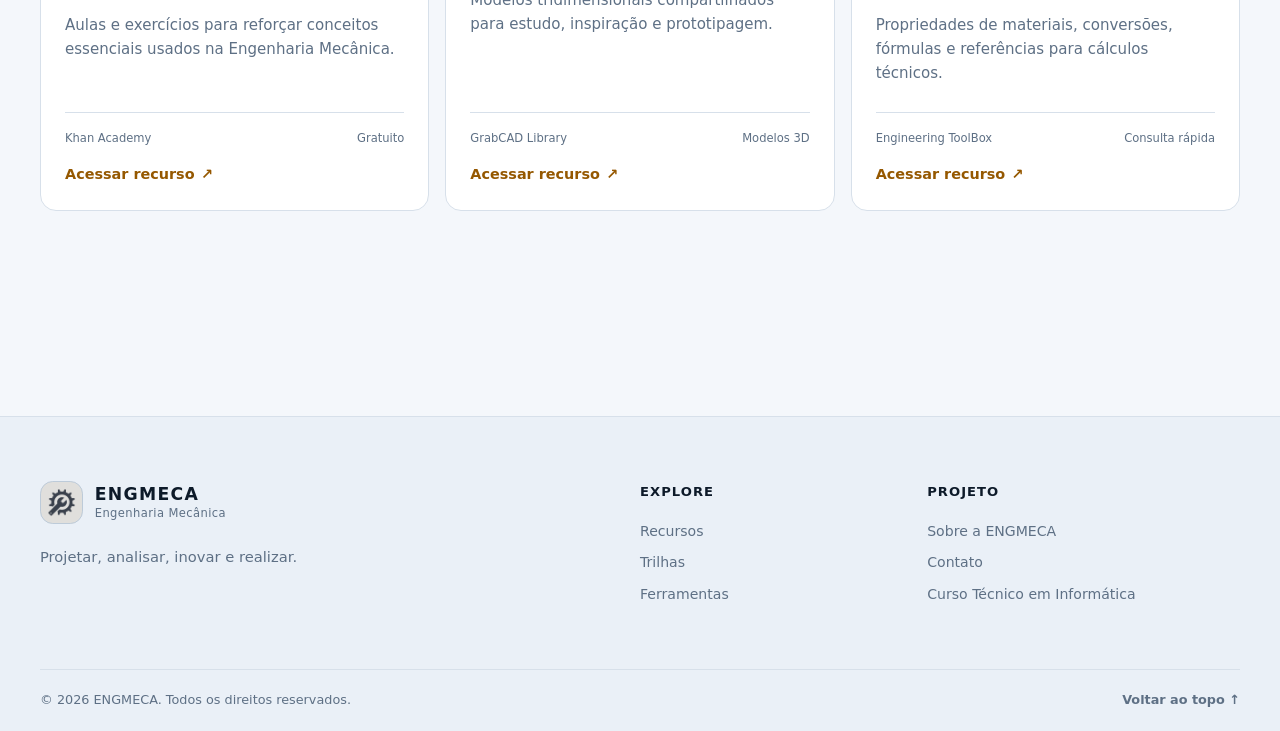
<file: engmeca/recursos.html>
<!doctype html>
<html lang="pt-BR">
  <head>
    <meta charset="UTF-8" />
    <meta name="viewport" content="width=device-width, initial-scale=1.0" />
    <meta
      name="description"
      content="Biblioteca ENGMECA com cursos, referências, modelos CAD e materiais de Engenharia Mecânica."
    />
    <meta name="theme-color" content="#08111f" id="theme-color" />
    <title>Recursos | ENGMECA</title>
    <link rel="icon" href="image/Engrenagem.png" type="image/png" />
    <script src="js/theme-init.js"></script>
    <link rel="stylesheet" href="css/style.css" />
    <script src="js/include.js" defer></script>
    <script src="js/script.js" defer></script>
    <script src="js/search.js" defer></script>
  </head>

  <body data-page="resources">
    <a class="skip-link" href="#conteudo">Pular para o conteúdo</a>
    <div data-include="partials/header.html"></div>

    <main id="conteudo">
      <header class="page-hero">
        <div class="container page-hero-content">
          <nav class="breadcrumb" aria-label="Navegação estrutural">
            <a href="index.html">Início</a><span aria-hidden="true">/</span><span>Recursos</span>
          </nav>
          <p class="eyebrow">Biblioteca técnica</p>
          <h1>Conhecimento confiável, organizado em um só lugar.</h1>
          <p>Pesquise por tema ou filtre a biblioteca para encontrar o conteúdo mais útil para seu momento de estudo.</p>
        </div>
      </header>

      <section class="section resources-page" aria-labelledby="library-title">
        <div class="container">
          <div class="section-heading">
            <p class="eyebrow">Curadoria ENGMECA</p>
            <h2 id="library-title">Explore a biblioteca</h2>
          </div>

          <div class="search-panel" role="search">
            <svg viewBox="0 0 24 24" aria-hidden="true"><circle cx="11" cy="11" r="7"></circle><path d="m20 20-4-4"></path></svg>
            <label class="sr-only" for="search-input">Pesquisar recursos</label>
            <input type="search" id="search-input" placeholder="Ex.: CAD, projeto mecânico, física..." autocomplete="off" />
            <button class="search-clear" id="search-clear" type="button" hidden>Limpar</button>
          </div>

          <div class="filter-row" aria-label="Filtrar recursos por categoria">
            <button type="button" data-filter="all" aria-pressed="true">Todos</button>
            <button type="button" data-filter="course" aria-pressed="false">Cursos</button>
            <button type="button" data-filter="project" aria-pressed="false">Projeto</button>
            <button type="button" data-filter="cad" aria-pressed="false">CAD</button>
            <button type="button" data-filter="reference" aria-pressed="false">Referências</button>
          </div>

          <p class="search-status" id="search-status" aria-live="polite">6 recursos encontrados</p>

          <div class="resource-grid" id="resource-grid">
            <article class="resource-card searchable-card" data-category="course" data-search="máquinas projeto mecânico fundamentos mit curso mecanismos">
              <div class="resource-topline"><span class="resource-icon" aria-hidden="true">01</span><span class="tag">Curso</span></div>
              <h3>Como e por que máquinas funcionam</h3>
              <p>Fundamentos de máquinas, desenho, CAD e desenvolvimento de projetos com abordagem prática.</p>
              <div class="resource-meta"><span>MIT OpenCourseWare</span><span>Inglês</span></div>
              <a class="card-link" href="https://ocw.mit.edu/courses/2-000-how-and-why-machines-work-spring-2002/" target="_blank" rel="noopener noreferrer">Acessar recurso <span aria-hidden="true">↗</span><span class="sr-only">(abre em nova aba)</span></a>
            </article>

            <article class="resource-card searchable-card" data-category="project" data-search="elementos máquinas rolamentos engrenagens molas projeto mecânico mit">
              <div class="resource-topline"><span class="resource-icon" aria-hidden="true">02</span><span class="tag">Projeto</span></div>
              <h3>Elementos de projeto mecânico</h3>
              <p>Modelagem e análise de rolamentos, engrenagens, molas, cames e mecanismos reais.</p>
              <div class="resource-meta"><span>MIT OpenCourseWare</span><span>Avançado</span></div>
              <a class="card-link" href="https://ocw.mit.edu/courses/2-72-elements-of-mechanical-design-spring-2009/" target="_blank" rel="noopener noreferrer">Acessar recurso <span aria-hidden="true">↗</span><span class="sr-only">(abre em nova aba)</span></a>
            </article>

            <article class="resource-card searchable-card" data-category="project" data-search="mecânica estrutural estruturas sólidos materiais análise mit">
              <div class="resource-topline"><span class="resource-icon" aria-hidden="true">03</span><span class="tag">Estruturas</span></div>
              <h3>Mecânica estrutural</h3>
              <p>Estabilidade, deformação, energia e comportamento de estruturas aplicados à engenharia.</p>
              <div class="resource-meta"><span>MIT OpenCourseWare</span><span>Graduação</span></div>
              <a class="card-link" href="https://ocw.mit.edu/courses/2-080j-structural-mechanics-fall-2013/" target="_blank" rel="noopener noreferrer">Acessar recurso <span aria-hidden="true">↗</span><span class="sr-only">(abre em nova aba)</span></a>
            </article>

            <article class="resource-card searchable-card" data-category="course" data-search="física forças movimento energia mecânica khan academy fundamentos">
              <div class="resource-topline"><span class="resource-icon" aria-hidden="true">04</span><span class="tag">Fundamentos</span></div>
              <h3>Física: movimento, forças e energia</h3>
              <p>Aulas e exercícios para reforçar conceitos essenciais usados na Engenharia Mecânica.</p>
              <div class="resource-meta"><span>Khan Academy</span><span>Gratuito</span></div>
              <a class="card-link" href="https://www.khanacademy.org/science/physics" target="_blank" rel="noopener noreferrer">Acessar recurso <span aria-hidden="true">↗</span><span class="sr-only">(abre em nova aba)</span></a>
            </article>

            <article class="resource-card searchable-card" data-category="cad" data-search="cad modelagem 3d modelos biblioteca peças grabcad projeto">
              <div class="resource-topline"><span class="resource-icon" aria-hidden="true">05</span><span class="tag">Biblioteca CAD</span></div>
              <h3>Modelos CAD para referência</h3>
              <p>Modelos tridimensionais compartilhados para estudo, inspiração e prototipagem.</p>
              <div class="resource-meta"><span>GrabCAD Library</span><span>Modelos 3D</span></div>
              <a class="card-link" href="https://grabcad.com/library" target="_blank" rel="noopener noreferrer">Acessar recurso <span aria-hidden="true">↗</span><span class="sr-only">(abre em nova aba)</span></a>
            </article>

            <article class="resource-card searchable-card" data-category="reference" data-search="cálculos tabelas unidades materiais fluidos engenharia toolbox ferramenta">
              <div class="resource-topline"><span class="resource-icon" aria-hidden="true">06</span><span class="tag">Referência</span></div>
              <h3>Tabelas e cálculos de engenharia</h3>
              <p>Propriedades de materiais, conversões, fórmulas e referências para cálculos técnicos.</p>
              <div class="resource-meta"><span>Engineering ToolBox</span><span>Consulta rápida</span></div>
              <a class="card-link" href="https://www.engineeringtoolbox.com/" target="_blank" rel="noopener noreferrer">Acessar recurso <span aria-hidden="true">↗</span><span class="sr-only">(abre em nova aba)</span></a>
            </article>
          </div>

          <div class="empty-state" id="empty-state" hidden>
            <span aria-hidden="true">∅</span><h3>Nenhum recurso encontrado</h3>
            <p>Tente uma busca mais ampla ou selecione outra categoria.</p>
            <button class="button button-secondary" id="empty-clear" type="button">Limpar filtros</button>
          </div>
        </div>
      </section>
    </main>

    <div data-include="partials/footer.html"></div>
  </body>
</html>
</file>
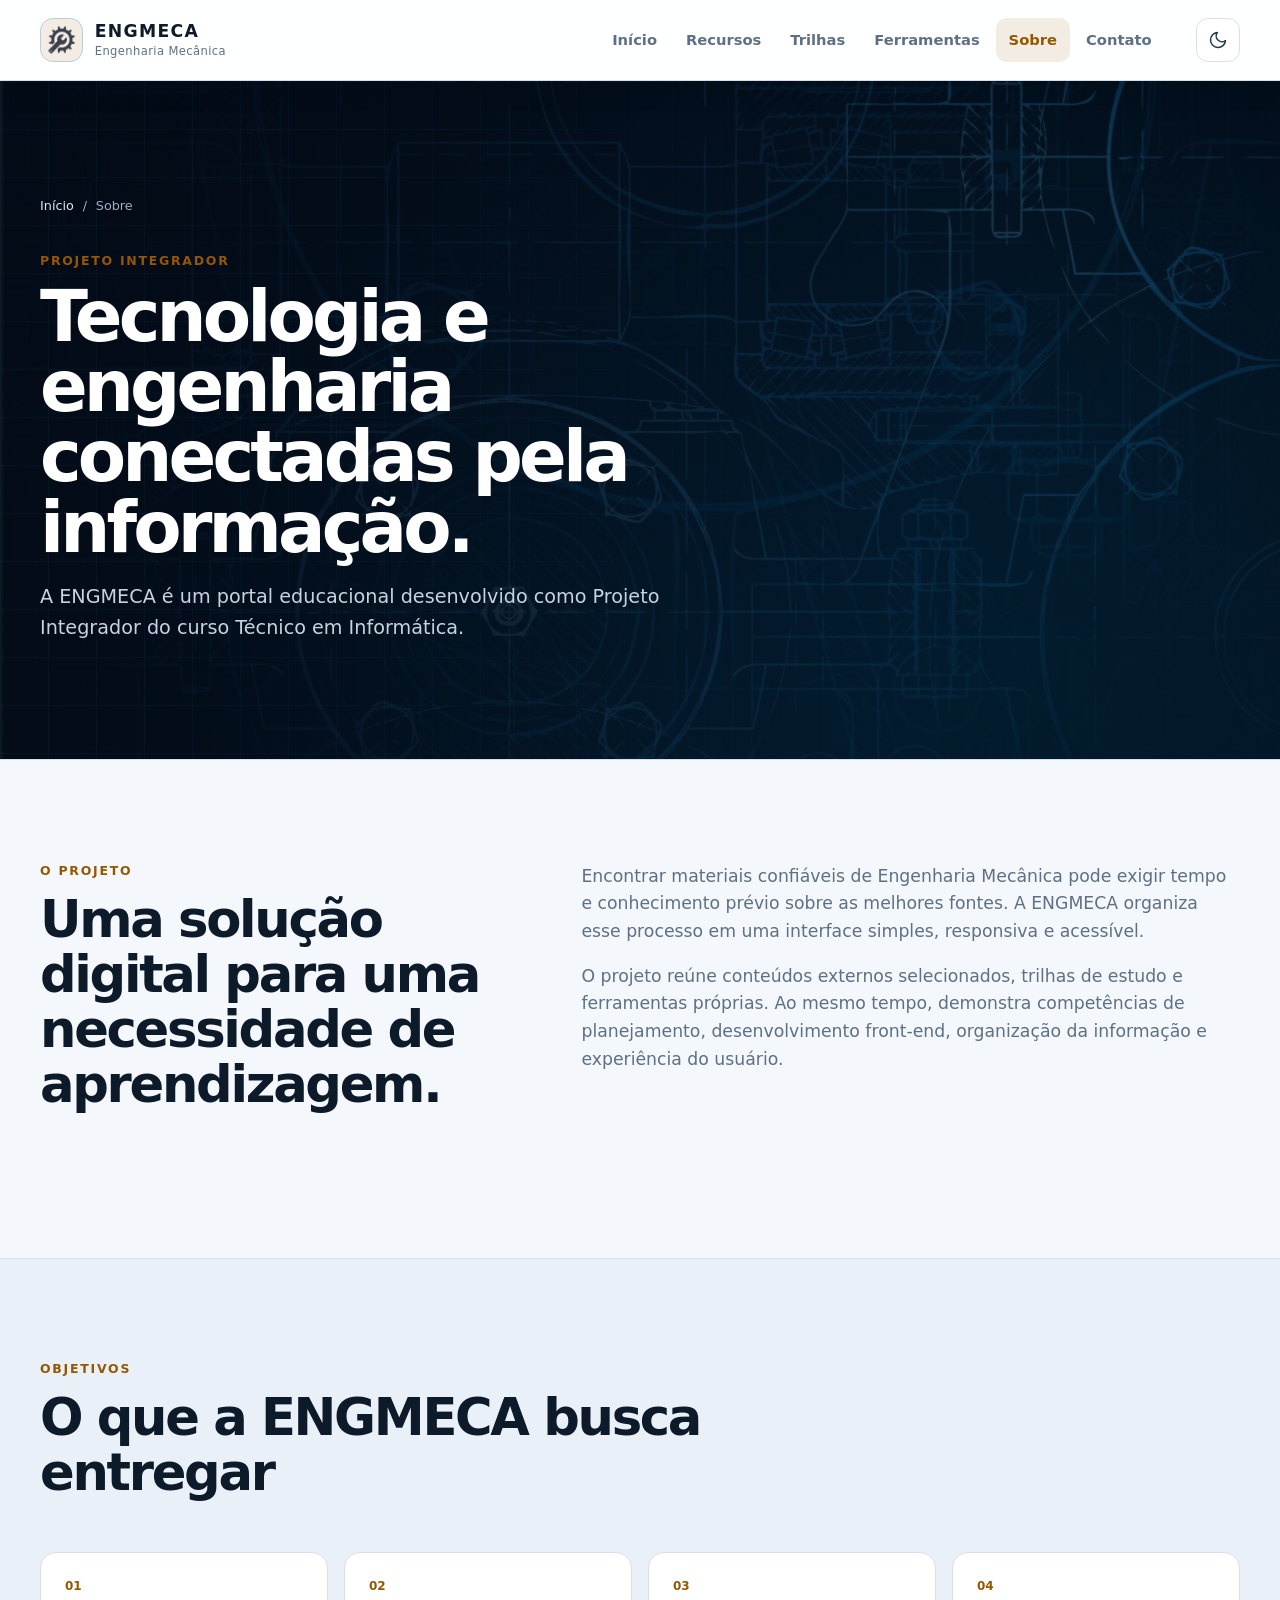
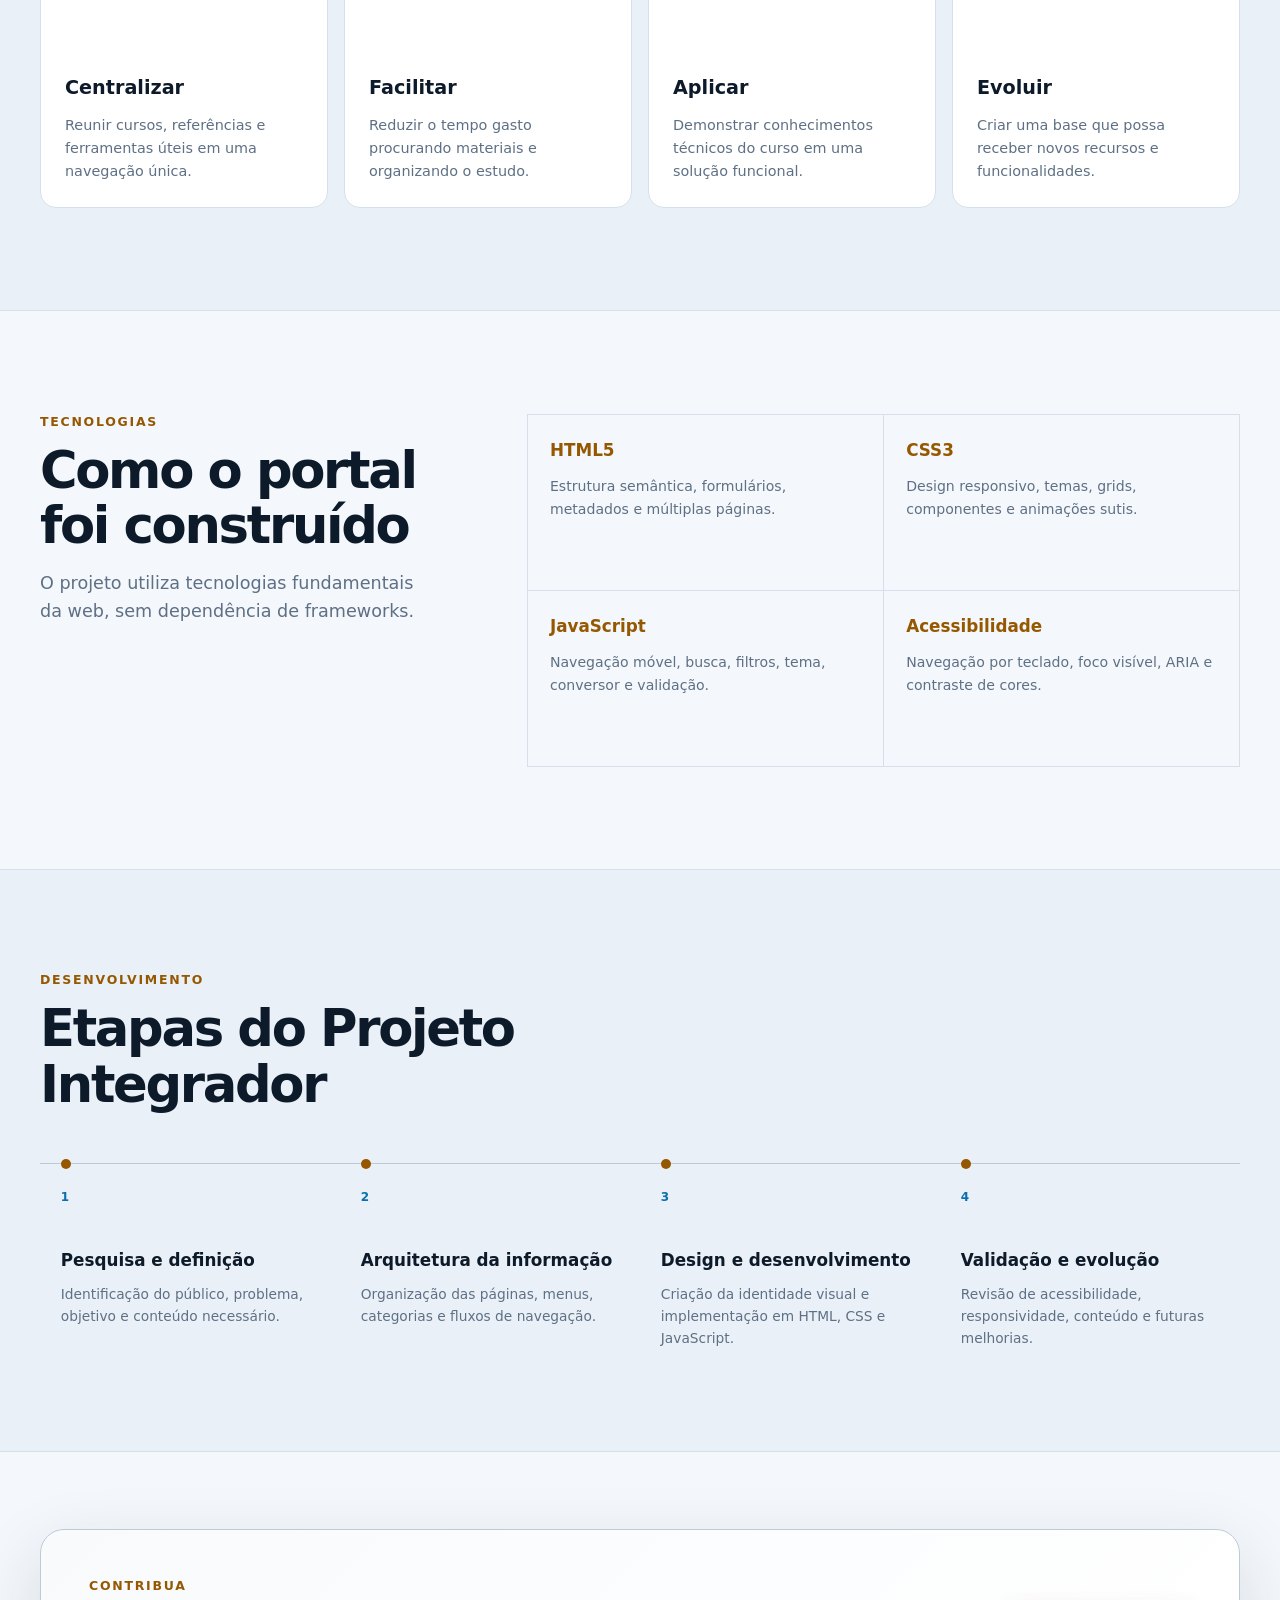
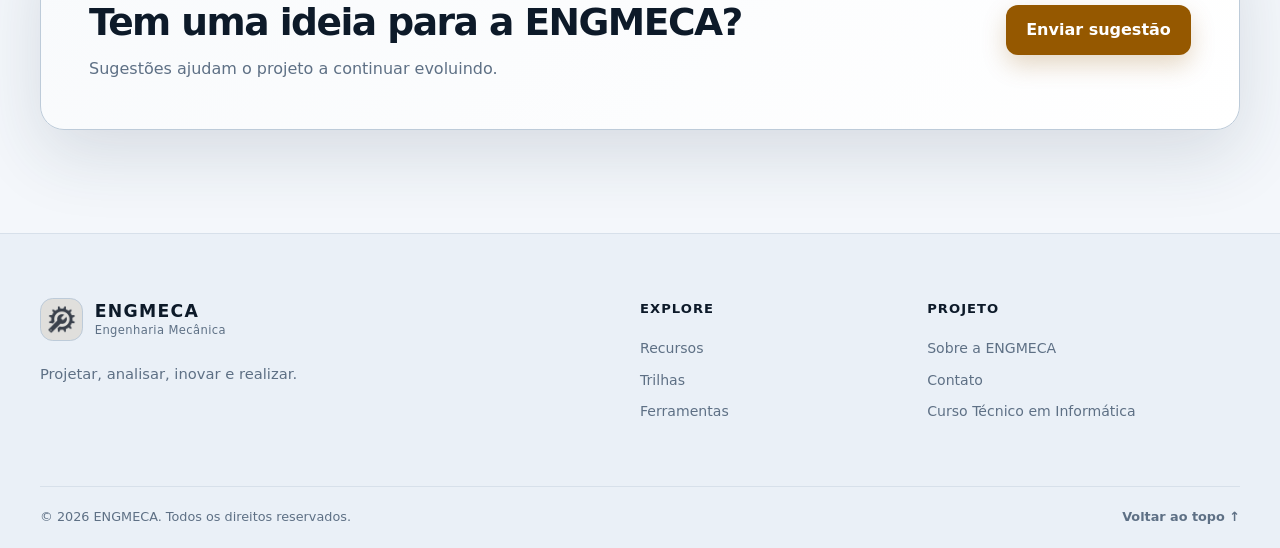
<file: engmeca/sobre.html>
<!doctype html>
<html lang="pt-BR">
  <head>
    <meta charset="UTF-8" />
    <meta name="viewport" content="width=device-width, initial-scale=1.0" />
    <meta name="description" content="Conheça a ENGMECA, Projeto Integrador desenvolvido no curso Técnico em Informática." />
    <meta name="theme-color" content="#08111f" id="theme-color" />
    <title>Sobre o projeto | ENGMECA</title>
    <link rel="icon" href="image/Engrenagem.png" type="image/png" />
    <script src="js/theme-init.js"></script>
    <link rel="stylesheet" href="css/style.css" />
    <script src="js/include.js" defer></script>
    <script src="js/script.js" defer></script>
  </head>

  <body data-page="about">
    <a class="skip-link" href="#conteudo">Pular para o conteúdo</a>
    <div data-include="partials/header.html"></div>

    <main id="conteudo">
      <header class="page-hero page-hero-about">
        <div class="container page-hero-content">
          <nav class="breadcrumb" aria-label="Navegação estrutural"><a href="index.html">Início</a><span aria-hidden="true">/</span><span>Sobre</span></nav>
          <p class="eyebrow">Projeto Integrador</p>
          <h1>Tecnologia e engenharia conectadas pela informação.</h1>
          <p>A ENGMECA é um portal educacional desenvolvido como Projeto Integrador do curso Técnico em Informática.</p>
        </div>
      </header>

      <section class="section" aria-labelledby="story-title">
        <div class="container story-layout">
          <div><p class="eyebrow">O projeto</p><h2 id="story-title">Uma solução digital para uma necessidade de aprendizagem.</h2></div>
          <div class="story-copy"><p>Encontrar materiais confiáveis de Engenharia Mecânica pode exigir tempo e conhecimento prévio sobre as melhores fontes. A ENGMECA organiza esse processo em uma interface simples, responsiva e acessível.</p><p>O projeto reúne conteúdos externos selecionados, trilhas de estudo e ferramentas próprias. Ao mesmo tempo, demonstra competências de planejamento, desenvolvimento front-end, organização da informação e experiência do usuário.</p></div>
        </div>
      </section>

      <section class="section section-muted" aria-labelledby="objectives-title">
        <div class="container">
          <div class="section-heading"><p class="eyebrow">Objetivos</p><h2 id="objectives-title">O que a ENGMECA busca entregar</h2></div>
          <div class="objective-grid">
            <article><span>01</span><h3>Centralizar</h3><p>Reunir cursos, referências e ferramentas úteis em uma navegação única.</p></article>
            <article><span>02</span><h3>Facilitar</h3><p>Reduzir o tempo gasto procurando materiais e organizando o estudo.</p></article>
            <article><span>03</span><h3>Aplicar</h3><p>Demonstrar conhecimentos técnicos do curso em uma solução funcional.</p></article>
            <article><span>04</span><h3>Evoluir</h3><p>Criar uma base que possa receber novos recursos e funcionalidades.</p></article>
          </div>
        </div>
      </section>

      <section class="section" aria-labelledby="tech-title">
        <div class="container technology-layout">
          <div class="section-heading"><p class="eyebrow">Tecnologias</p><h2 id="tech-title">Como o portal foi construído</h2><p>O projeto utiliza tecnologias fundamentais da web, sem dependência de frameworks.</p></div>
          <div class="technology-list">
            <article><strong>HTML5</strong><p>Estrutura semântica, formulários, metadados e múltiplas páginas.</p></article>
            <article><strong>CSS3</strong><p>Design responsivo, temas, grids, componentes e animações sutis.</p></article>
            <article><strong>JavaScript</strong><p>Navegação móvel, busca, filtros, tema, conversor e validação.</p></article>
            <article><strong>Acessibilidade</strong><p>Navegação por teclado, foco visível, ARIA e contraste de cores.</p></article>
          </div>
        </div>
      </section>

      <section class="section section-muted" aria-labelledby="process-title">
        <div class="container">
          <div class="section-heading"><p class="eyebrow">Desenvolvimento</p><h2 id="process-title">Etapas do Projeto Integrador</h2></div>
          <ol class="project-timeline">
            <li><span>1</span><div><h3>Pesquisa e definição</h3><p>Identificação do público, problema, objetivo e conteúdo necessário.</p></div></li>
            <li><span>2</span><div><h3>Arquitetura da informação</h3><p>Organização das páginas, menus, categorias e fluxos de navegação.</p></div></li>
            <li><span>3</span><div><h3>Design e desenvolvimento</h3><p>Criação da identidade visual e implementação em HTML, CSS e JavaScript.</p></div></li>
            <li><span>4</span><div><h3>Validação e evolução</h3><p>Revisão de acessibilidade, responsividade, conteúdo e futuras melhorias.</p></div></li>
          </ol>
        </div>
      </section>

      <section class="section compact-cta-section"><div class="container compact-cta"><div><p class="eyebrow">Contribua</p><h2>Tem uma ideia para a ENGMECA?</h2><p>Sugestões ajudam o projeto a continuar evoluindo.</p></div><a class="button button-primary" href="contato.html">Enviar sugestão</a></div></section>
    </main>

    <div data-include="partials/footer.html"></div>
  </body>
</html>
</file>
<file: engmeca/css/style.css>
/* Arquivo central: importa os módulos CSS na ordem correta. */
@import url("base.css");
@import url("layout.css");
@import url("components.css");
@import url("responsive.css");
@import url("pages.css");
</file>
